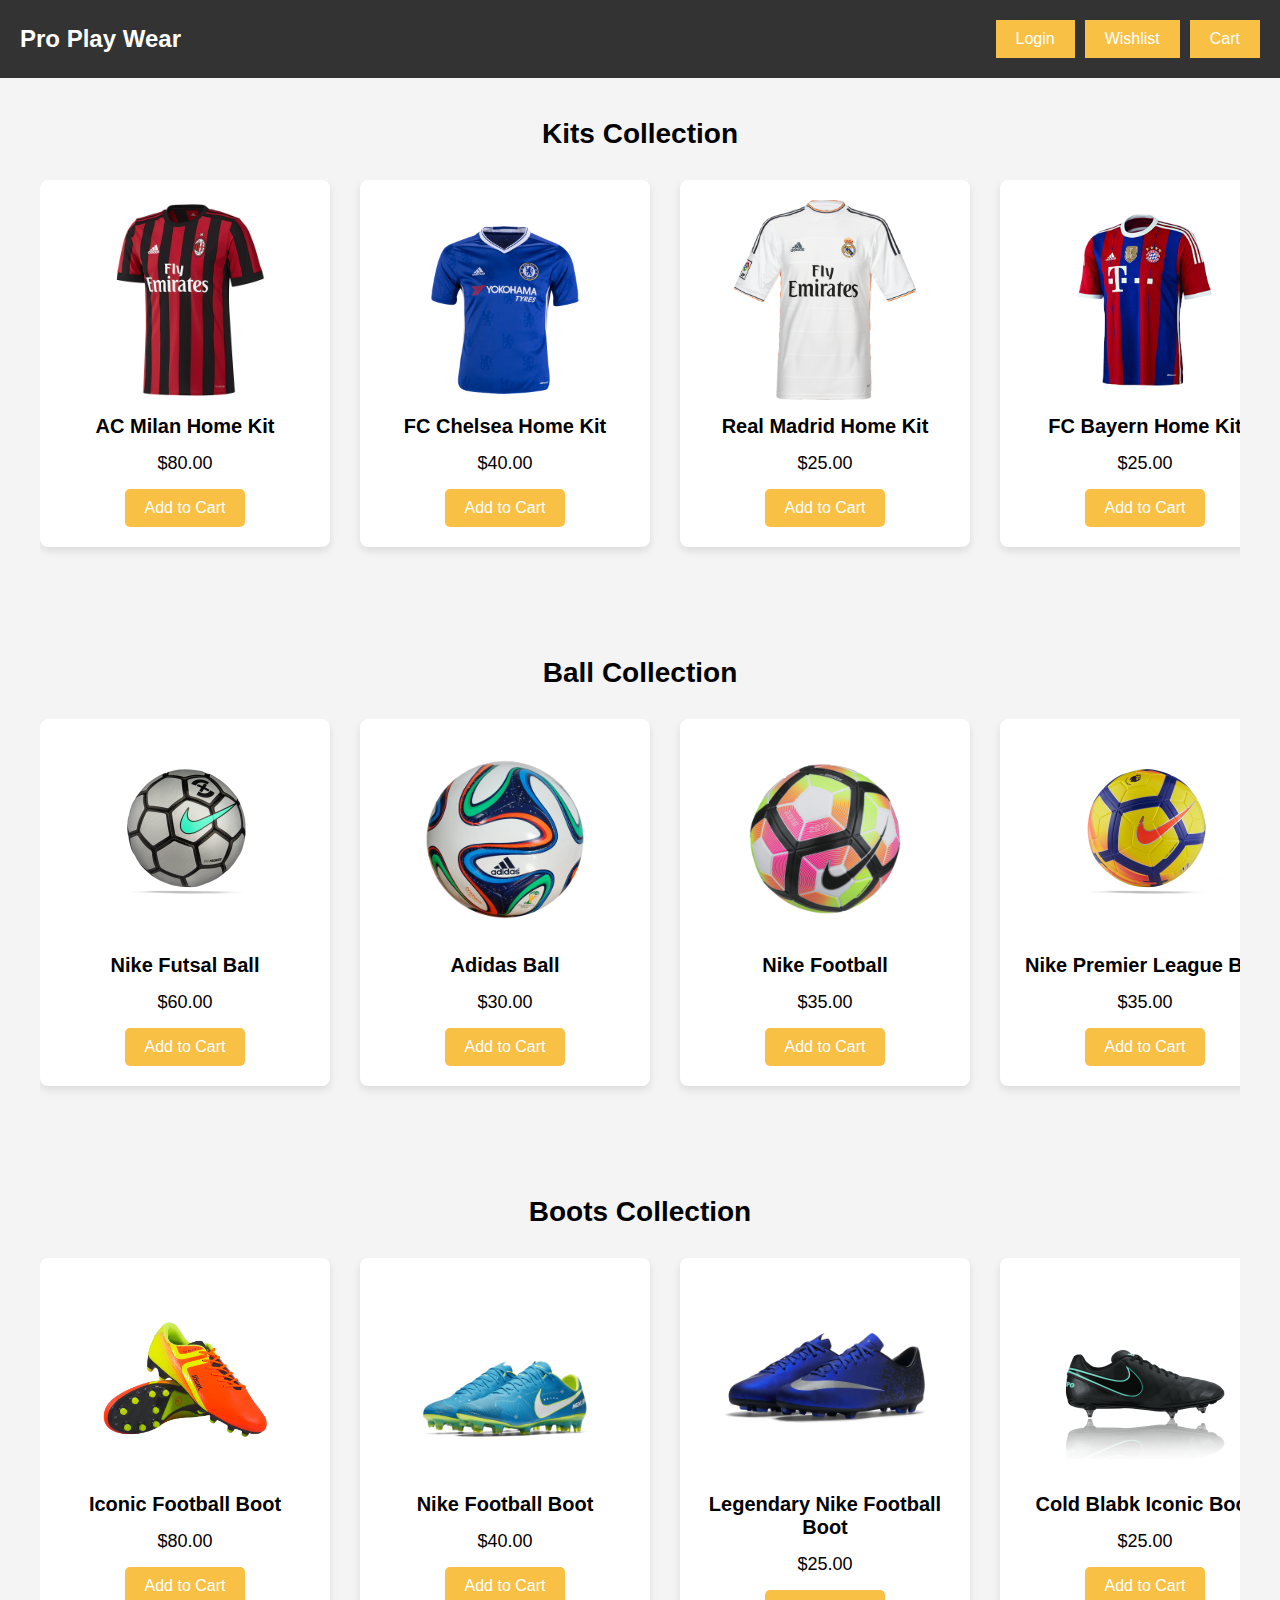
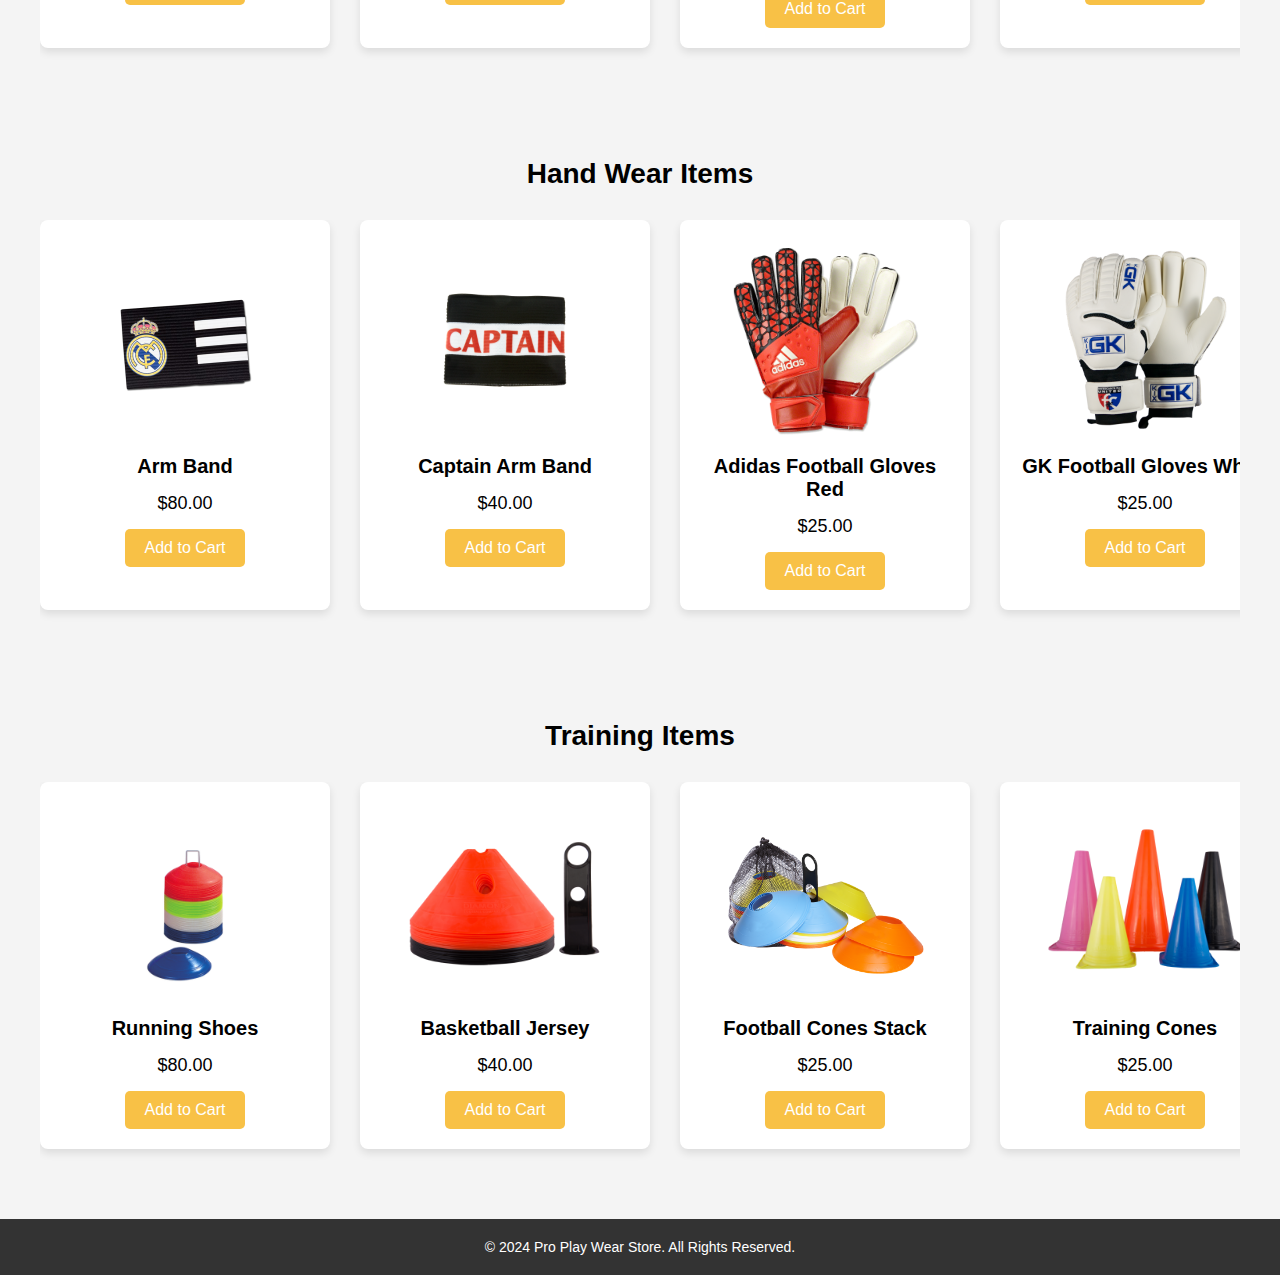
<file: index.html>
<!DOCTYPE html>
<html lang="en">
<head>
    <meta charset="UTF-8">
    <meta name="viewport" content="width=device-width, initial-scale=1.0">
    <title>Pro Play Wear</title>
    <link rel="stylesheet" href="./style.css"/>
</head>
<body>
   <!-- Header Section -->
<header>
  <div class="logo">
      <h1>Pro Play Wear</h1>
  </div>
  <div class="header-right">
      <!-- Login Button with a link -->
      <a href="login.html" class="login-btn">
          <button>Login</button>
      </a>
      
      <div class="cart-wishlist">
          <!-- Wishlist Button with a link -->
          <a href="wishlist.html" class="wishlist">
              <button>Wishlist</button>
          </a>
          
          <!-- Cart Button with a link -->
          <a href="cart.html" class="cart">
              <button>Cart</button>
          </a>
      </div>
  </div>
</header>

    <!-- Main Section -->
    <main>
        <section class="products">
            <h2>Kits Collection</h2>
            <div class="product-container">
                <div class="product-card">
                    <img src="./Images/AC Milan.png" alt="Product Image">
                    <h3>AC Milan Home Kit</h3>
                    <p>$80.00</p>
                    <button class="add-to-cart">Add to Cart</button>
                </div>
                <div class="product-card">
                    <img src="./Images/chelsea home kit.png" alt="Product Image">
                    <h3>FC Chelsea Home Kit</h3>
                    <p>$40.00</p>
                    <button class="add-to-cart">Add to Cart</button>
                </div>
                <div class="product-card">
                    <img src="./Images/Real Madrid Jersey.png" alt="Product Image">
                    <h3>Real Madrid Home Kit</h3>
                    <p>$25.00</p>
                    <button class="add-to-cart">Add to Cart</button>
                </div>
                <div class="product-card">
                    <img src="./Images/Bayern.png" alt="Product Image">
                    <h3>FC Bayern Home Kit</h3>
                    <p>$25.00</p>
                    <button class="add-to-cart">Add to Cart</button>
                </div>
                <div class="product-card">
                    <img src="./Images/pngwing.com.png" alt="Product Image">
                    <h3>FC Barcelona Home Kit</h3>
                    <p>$25.00</p>
                    <button class="add-to-cart">Add to Cart</button>
                </div>
                <div class="product-card">
                  <img src="./Images/chelsea home kit.png" alt="Product Image">
                  <h3>FC Chelsea Home Kit</h3>
                  <p>$40.00</p>
                  <button class="add-to-cart">Add to Cart</button>
              </div>
            </div>
        </section>

        <section class="products">
            <h2>Ball Collection</h2>
            <div class="product-container">
                <div class="product-card">
                    <img src="./Images/futsal nike ball.png" alt="Product Image">
                    <h3>Nike Futsal Ball</h3>
                    <p>$60.00</p>
                    <button class="add-to-cart">Add to Cart</button>
                </div>
                <div class="product-card">
                    <img src="./Images/Adidas Ball.png" alt="Product Image">
                    <h3>Adidas Ball</h3>
                    <p>$30.00</p>
                    <button class="add-to-cart">Add to Cart</button>
                </div>
                <div class="product-card">
                    <img src="./Images/Nike Football.png" alt="Product Image">
                    <h3>Nike Football</h3>
                    <p>$35.00</p>
                    <button class="add-to-cart">Add to Cart</button>
                </div>
                <div class="product-card">
                    <img src="./Images/Nike ball.png" alt="Product Image">
                    <h3>Nike Premier League Ball</h3>
                    <p>$35.00</p>
                    <button class="add-to-cart">Add to Cart</button>
                </div>
                <div class="product-card">
                    <img src="./Images/Nike Football.png" alt="Product Image">
                    <h3>Nike Football</h3>
                    <p>$50.00</p>
                    <button class="add-to-cart">Add to Cart</button>
                </div>
                <div class="product-card">
                  <img src="./Images/futsal nike ball.png" alt="Product Image">
                  <h3>Nike Futsal Ball</h3>
                  <p>$60.00</p>
                  <button class="add-to-cart">Add to Cart</button>
              </div>
            </div>
        </section>

        <section class="products">
            <h2>Boots Collection</h2>
            <div class="product-container">
                <div class="product-card">
                    <img src="./Images/Boots 1.png" alt="Product Image">
                    <h3>Iconic Football Boot</h3>
                    <p>$80.00</p>
                    <button class="add-to-cart">Add to Cart</button>
                </div>
                <div class="product-card">
                    <img src="./Images/Boots 2.png" alt="Product Image">
                    <h3>Nike Football Boot</h3>
                    <p>$40.00</p>
                    <button class="add-to-cart">Add to Cart</button>
                </div>
                <div class="product-card">
                    <img src="./Images/Boots 3.png" alt="Product Image">
                    <h3>Legendary Nike Football Boot</h3>
                    <p>$25.00</p>
                    <button class="add-to-cart">Add to Cart</button>
                </div>
                <div class="product-card">
                    <img src="./Images/Boots 4.png" alt="Product Image">
                    <h3>Cold Blabk Iconic Boot</h3>
                    <p>$25.00</p>
                    <button class="add-to-cart">Add to Cart</button>
                </div>
                <div class="product-card">
                    <img src="./Images/Boots 5.png" alt="Product Image">
                    <h3>CR7 Legendary Boot</h3>
                    <p>$25.00</p>
                    <button class="add-to-cart">Add to Cart</button>
                </div>
                <div class="product-card">
                  <img src="./Images/Boots 3.png" alt="Product Image">
                  <h3>Legendary Nike Football Boot</h3>
                  <p>$25.00</p>
                  <button class="add-to-cart">Add to Cart</button>
              </div>
            </div>
        </section>

        <section class="products">
            <h2>Hand Wear Items</h2>
            <div class="product-container">
                <div class="product-card">
                    <img src="./Images/Armband 1.png" alt="Product Image">
                    <h3>Arm Band</h3>
                    <p>$80.00</p>
                    <button class="add-to-cart">Add to Cart</button>
                </div>
                <div class="product-card">
                    <img src="./Images/armaban 2.png" alt="Product Image">
                    <h3>Captain Arm Band</h3>
                    <p>$40.00</p>
                    <button class="add-to-cart">Add to Cart</button>
                </div>
                <div class="product-card">
                    <img src="./Images/Gloves 1.png" alt="Product Image">
                    <h3>Adidas Football Gloves Red</h3>
                    <p>$25.00</p>
                    <button class="add-to-cart">Add to Cart</button>
                </div>
                <div class="product-card">
                    <img src="./Images/Gloves.png" alt="Product Image">
                    <h3>GK Football Gloves White</h3>
                    <p>$25.00</p>
                    <button class="add-to-cart">Add to Cart</button>
                </div>
                <div class="product-card">
                    <img src="./Images/Gloves 3.png" alt="Product Image">
                    <h3>Adidas Football Gloves Green</h3>
                    <p>$25.00</p>
                    <button class="add-to-cart">Add to Cart</button>
                </div>
                <div class="product-card">
                  <img src="./Images/armaban 2.png" alt="Product Image">
                  <h3>Captain Arm Band</h3>
                  <p>$40.00</p>
                  <button class="add-to-cart">Add to Cart</button>
              </div>
            </div>
        </section>

        <section class="products">
            <h2>Training Items</h2>
            <div class="product-container">
                <div class="product-card">
                    <img src="./Images/Cones 1.png" alt="Product Image">
                    <h3>Running Shoes</h3>
                    <p>$80.00</p>
                    <button class="add-to-cart">Add to Cart</button>
                </div>
                <div class="product-card">
                    <img src="./Images/cones 2.png" alt="Product Image">
                    <h3>Basketball Jersey</h3>
                    <p>$40.00</p>
                    <button class="add-to-cart">Add to Cart</button>
                </div>
                <div class="product-card">
                    <img src="./Images/cones 3.png" alt="Product Image">
                    <h3>Football Cones Stack</h3>
                    <p>$25.00</p>
                    <button class="add-to-cart">Add to Cart</button>
                </div>
                <div class="product-card">
                    <img src="./Images/cones 4.png" alt="Product Image">
                    <h3>Training Cones</h3>
                    <p>$25.00</p>
                    <button class="add-to-cart">Add to Cart</button>
                </div>
                <div class="product-card">
                    <img src="./Images/goal post.png" alt="Product Image">
                    <h3>Training Goal Post</h3>
                    <p>$25.00</p>
                    <button class="add-to-cart">Add to Cart</button>
                </div>
                <div class="product-card">
                  <img src="./Images/cones 3.png" alt="Product Image">
                  <h3>Football Cones Stack</h3>
                  <p>$25.00</p>
                  <button class="add-to-cart">Add to Cart</button>
              </div>
            </div>
        </section>
    </main>

    <!-- Footer Section -->
    <footer>
        <p>&copy; 2024 Pro Play Wear Store. All Rights Reserved.</p>
    </footer>

</body>
</html>
</file>
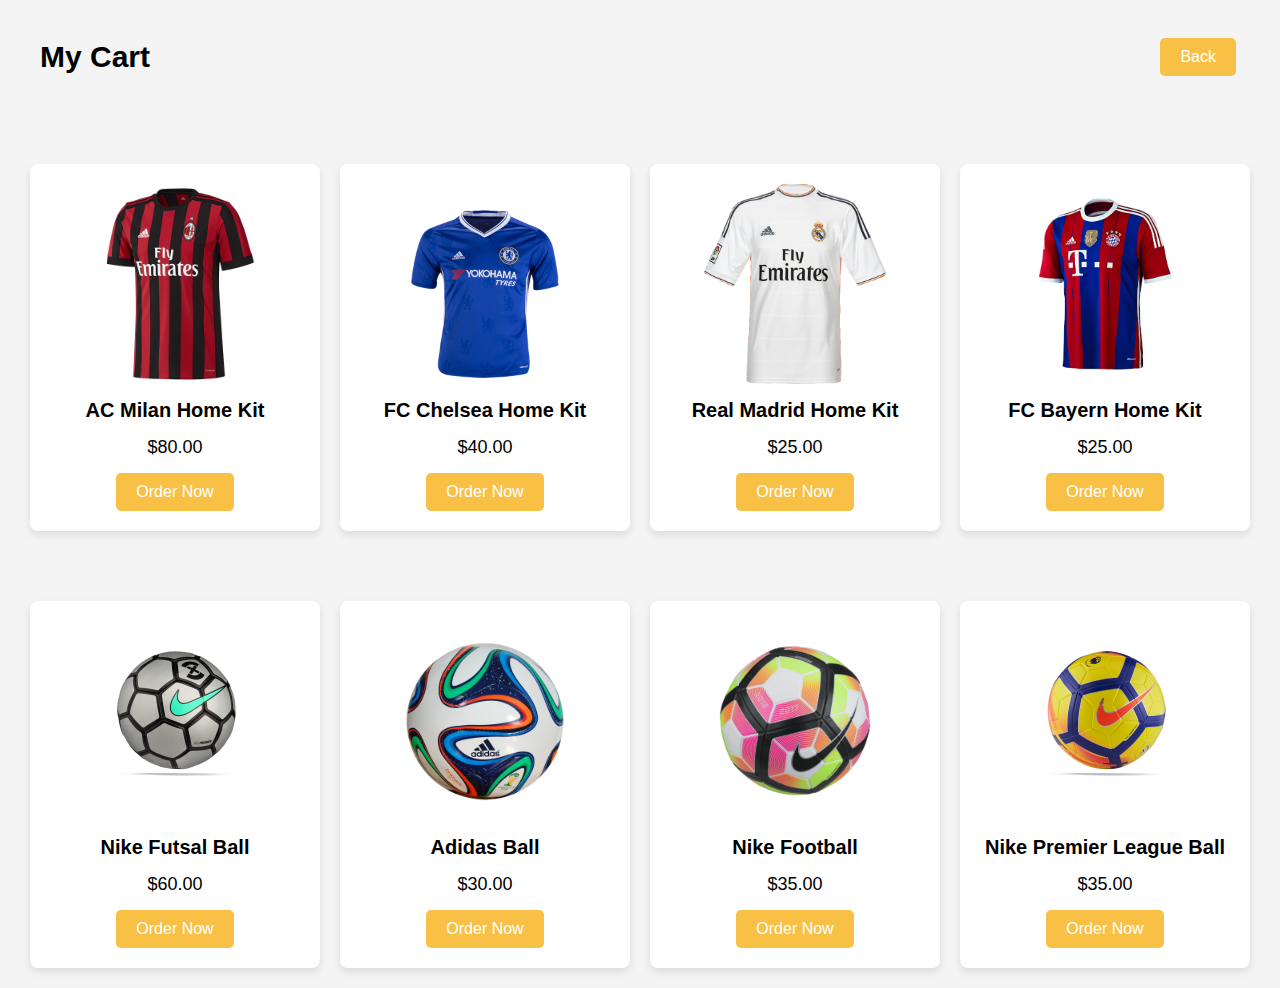
<file: cart.html>
<!DOCTYPE html>
<html lang="en">
<head>
    <meta charset="UTF-8">
    <meta name="viewport" content="width=device-width, initial-scale=1.0">
    <title>My Cart</title>
    <link rel="stylesheet" href="./style.css"/>
</head>
<body>
    <main>
         <!-- Header with cart title and back button -->
         <div class="header-cart">
            <h2 class="cart-title">My Cart</h2>
            <button class="back-button" onclick="history.back()">Back</button>
        </div>
        <!-- My Cart Title positioned at top left -->
        <section class="products-carts">
            <div class="product-container-cart">
                <div class="product-card">
                    <img src="./Images/AC Milan.png" alt="Product Image">
                    <h3>AC Milan Home Kit</h3>
                    <p>$80.00</p>
                    <button class="add-to-cart">Order Now</button>
                </div>
                <div class="product-card">
                    <img src="./Images/chelsea home kit.png" alt="Product Image">
                    <h3>FC Chelsea Home Kit</h3>
                    <p>$40.00</p>
                    <button class="add-to-cart">Order Now</button>
                </div>
                <div class="product-card">
                    <img src="./Images/Real Madrid Jersey.png" alt="Product Image">
                    <h3>Real Madrid Home Kit</h3>
                    <p>$25.00</p>
                    <button class="add-to-cart">Order Now</button>
                </div>
                <div class="product-card">
                    <img src="./Images/Bayern.png" alt="Product Image">
                    <h3>FC Bayern Home Kit</h3>
                    <p>$25.00</p>
                    <button class="add-to-cart">Order Now</button>
                </div>
              
            </div>
        </section>

        <section class="products-carts">
            <div class="product-container-cart">
                <div class="product-card">
                    <img src="./Images/futsal nike ball.png" alt="Product Image">
                    <h3>Nike Futsal Ball</h3>
                    <p>$60.00</p>
                    <button class="add-to-cart">Order Now</button>
                </div>
                <div class="product-card">
                    <img src="./Images/Adidas Ball.png" alt="Product Image">
                    <h3>Adidas Ball</h3>
                    <p>$30.00</p>
                    <button class="add-to-cart">Order Now</button>
                </div>
                <div class="product-card">
                    <img src="./Images/Nike Football.png" alt="Product Image">
                    <h3>Nike Football</h3>
                    <p>$35.00</p>
                    <button class="add-to-cart">Order Now</button>
                </div>
                <div class="product-card">
                    <img src="./Images/Nike ball.png" alt="Product Image">
                    <h3>Nike Premier League Ball</h3>
                    <p>$35.00</p>
                    <button class="add-to-cart">Order Now</button>
                </div>
            </div>
        </section>
    </main>
</body>
</html>
</file>
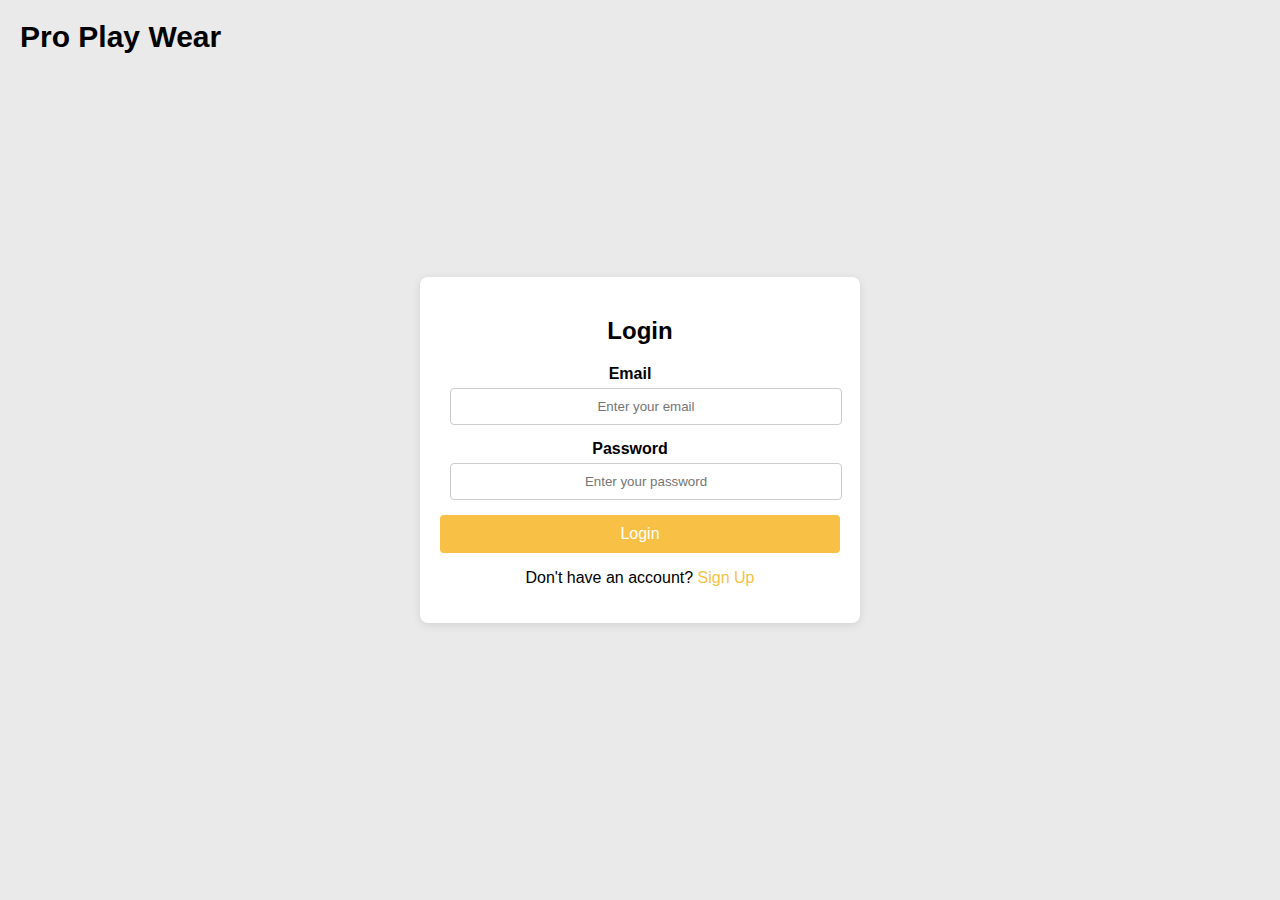
<file: login.html>
<!DOCTYPE html>
<html lang="en">
<head>
    <meta charset="UTF-8">
    <meta name="viewport" content="width=device-width, initial-scale=1.0">
    <title>Pro Play Wear - Login / Sign Up</title>
    <link rel="stylesheet" href="./login.css"/> <!-- Link to your external CSS -->
</head>
<body>

    <!-- Logo at the top left corner -->
    <div class="logo">
        <h1>Pro Play Wear</h1>
    </div>

    <!-- Main Auth Container -->
    <div class="auth-container">
        <div class="auth-box">
            <!-- Login Form -->
            <div id="login-form" class="auth-form">
                <h2>Login</h2>
                <form action="/login" method="POST">
                    <div class="input-group">
                        <label for="login-email">Email</label>
                        <input type="email" id="login-email" name="email" placeholder="Enter your email" required>
                    </div>
                    <div class="input-group">
                        <label for="login-password">Password</label>
                        <input type="password" id="login-password" name="password" placeholder="Enter your password" required>
                    </div>
                    <button type="submit" class="auth-btn">Login</button>
                </form>
                <p>Don't have an account? <a href="javascript:void(0)" onclick="toggleForms()">Sign Up</a></p>
            </div>

            <!-- Sign-Up Form -->
            <div id="signup-form" class="auth-form" style="display: none;">
                <h2>Sign Up</h2>
                <form action="/signup" method="POST">
                    <div class="input-group">
                        <label for="signup-name">Full Name</label>
                        <input type="text" id="signup-name" name="name" placeholder="Enter your full name" required>
                    </div>
                    <div class="input-group">
                        <label for="signup-email">Email</label>
                        <input type="email" id="signup-email" name="email" placeholder="Enter your email" required>
                    </div>
                    <div class="input-group">
                        <label for="signup-password">Password</label>
                        <input type="password" id="signup-password" name="password" placeholder="Create a password" required>
                    </div>
                    <div class="input-group">
                        <label for="signup-confirm-password">Confirm Password</label>
                        <input type="password" id="signup-confirm-password" name="confirm-password" placeholder="Confirm your password" required>
                    </div>
                    <button type="submit" class="auth-btn">Sign Up</button>
                </form>
                <p>Already have an account? <a href="javascript:void(0)" onclick="toggleForms()">Login</a></p>
            </div>
        </div>
    </div>

    <script>
        // Function to toggle between login and signup forms
        function toggleForms() {
            const loginForm = document.getElementById('login-form');
            const signupForm = document.getElementById('signup-form');
            if (loginForm.style.display === 'none') {
                loginForm.style.display = 'block';
                signupForm.style.display = 'none';
            } else {
                loginForm.style.display = 'none';
                signupForm.style.display = 'block';
            }
        }
    </script>

</body>
</html>
</file>
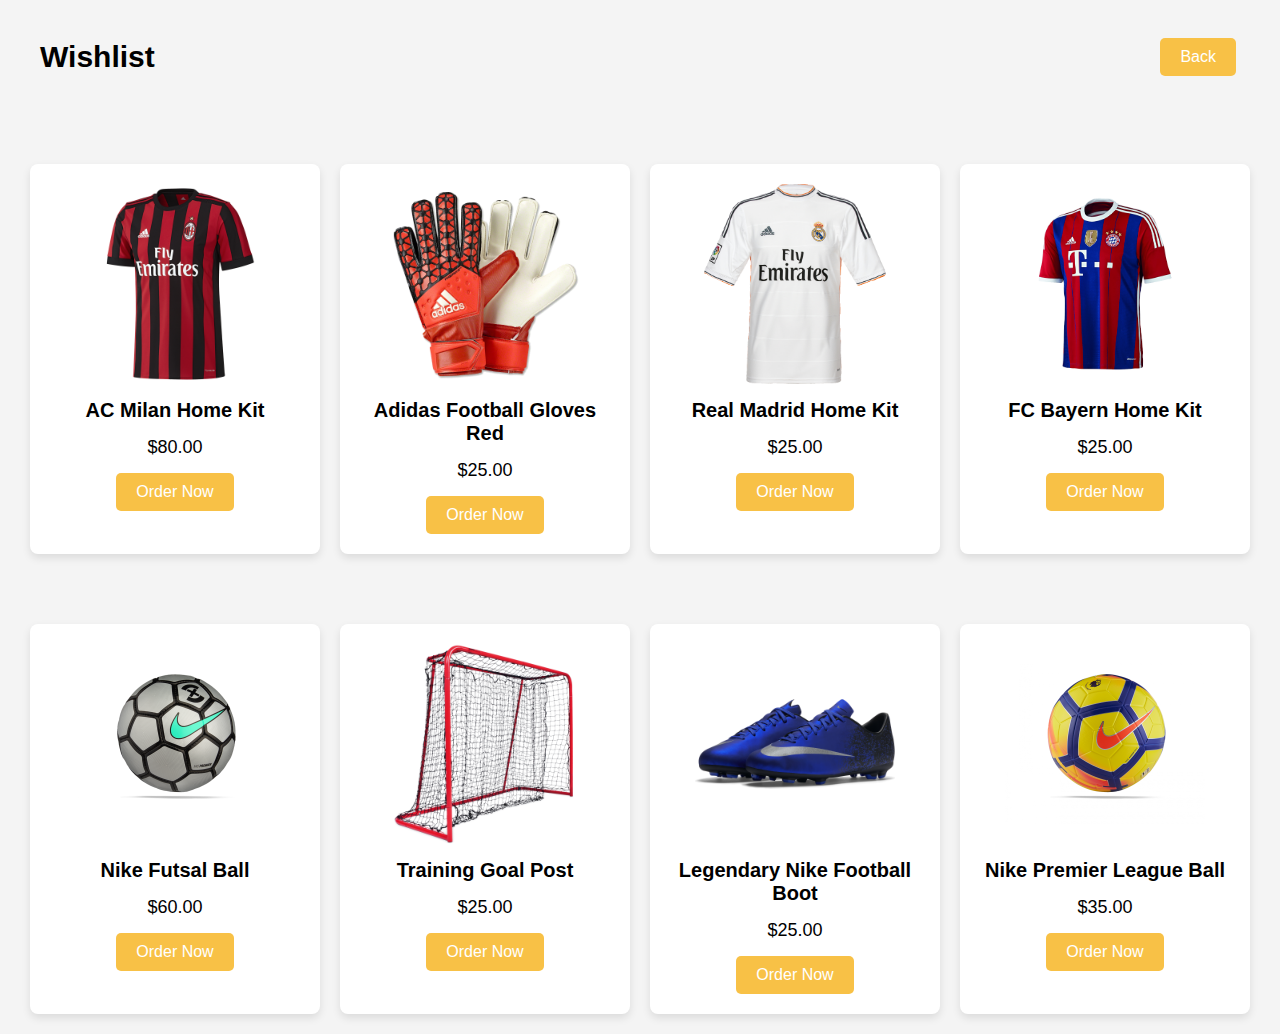
<file: wishlist.html>
<!DOCTYPE html>
<html lang="en">
<head>
    <meta charset="UTF-8">
    <meta name="viewport" content="width=device-width, initial-scale=1.0">
    <title>Wish List</title>
    <link rel="stylesheet" href="./style.css"/>
</head>
<body>
    <main>
         <!-- Header with cart title and back button -->
         <div class="header-cart">
            <h2 class="cart-title">Wishlist</h2>
            <button class="back-button" onclick="history.back()">Back</button>
        </div>
        <!-- My Cart Title positioned at top left -->
        <section class="products-carts">
            <div class="product-container-cart">
                <div class="product-card">
                    <img src="./Images/AC Milan.png" alt="Product Image">
                    <h3>AC Milan Home Kit</h3>
                    <p>$80.00</p>
                    <button class="add-to-cart">Order Now</button>
                </div>
                <div class="product-card">
                    <img src="./Images/Gloves 1.png" alt="Product Image">
                    <h3>Adidas Football Gloves Red</h3>
                    <p>$25.00</p>
                    <button class="add-to-cart">Order Now</button>
                </div>
                <div class="product-card">
                    <img src="./Images/Real Madrid Jersey.png" alt="Product Image">
                    <h3>Real Madrid Home Kit</h3>
                    <p>$25.00</p>
                    <button class="add-to-cart">Order Now</button>
                </div>
                <div class="product-card">
                    <img src="./Images/Bayern.png" alt="Product Image">
                    <h3>FC Bayern Home Kit</h3>
                    <p>$25.00</p>
                    <button class="add-to-cart">Order Now</button>
                </div>
              
            </div>
        </section>

        <section class="products-carts">
            <div class="product-container-cart">
                <div class="product-card">
                    <img src="./Images/futsal nike ball.png" alt="Product Image">
                    <h3>Nike Futsal Ball</h3>
                    <p>$60.00</p>
                    <button class="add-to-cart">Order Now</button>
                </div>
                <div class="product-card">
                    <img src="./Images/goal post.png" alt="Product Image">
                    <h3>Training Goal Post</h3>
                    <p>$25.00</p>
                    <button class="add-to-cart">Order Now</button>
                </div>
                <div class="product-card">
                    <img src="./Images/Boots 3.png" alt="Product Image">
                    <h3>Legendary Nike Football Boot</h3>
                    <p>$25.00</p>
                    <button class="add-to-cart">Order Now</button>
                </div>
                <div class="product-card">
                    <img src="./Images/Nike ball.png" alt="Product Image">
                    <h3>Nike Premier League Ball</h3>
                    <p>$35.00</p>
                    <button class="add-to-cart">Order Now</button>
                </div>
            </div>
        </section>
    </main>
</body>
</html>
</file>
<file: style.css>
body {
    font-family: Arial, sans-serif;
    margin: 0;
    padding: 0;
    background-color: #f4f4f4;
  }
  
  h1, h2, h3, p {
    margin: 0;
    padding: 0;
  }
  
  header {
    background-color: #333;
    color: white;
    padding: 20px;
    display: flex;
    justify-content: space-between;
    align-items: center;
  }
  
  header .logo h1 {
    font-size: 24px;
    font-weight: bold;
  }
  
  header .header-right {
    display: flex;
    align-items: center;
  }
  
  header .header-right button {
    margin-left: 20px;
    padding: 10px 20px;
    border: none;
    background-color: #f8c146;
    color: white;
    cursor: pointer;
    font-size: 16px;
  }
  
  header .header-right button:hover {
    background-color: #e1a13a;
  }
  
  header .cart-wishlist {
    display: flex;
    align-items: center;
  }
  
  header .cart-wishlist button {
    padding: 10px 20px;
    margin-left: 10px;
    font-size: 16px;
    cursor: pointer;
    background-color: #f8c146;
    color: white;
    border: none;
  }
  
  header .cart-wishlist button:hover {
    background-color: #e1a13a;
  }
  
  /* Main Section */
  .products {
    padding: 40px;
    text-align: center;
  }
  
  .products h2 {
    font-size: 28px;
    margin-bottom: 30px;
  }
  
  /* Product Container */
  .product-container {
    display: flex;
    gap: 30px;
    overflow-x: auto; /* Enable horizontal scrolling */
    scroll-behavior: smooth; /* Smooth scrolling effect */
    padding-bottom: 10px; /* Optional: Adds space below the container */
    margin-top: 20px;
  }
  
  .product-container::-webkit-scrollbar {
    height: 8px; /* Adjust the scrollbar height */
  }
  
  
  
  .product-card {
    background-color: white;
    flex: 0 0 250px; /* Ensure each card takes up at least 250px */
    display: flex;
    flex-direction: column;
    align-items: center;
    padding: 20px;
    border-radius: 8px;
    box-shadow: 0 4px 8px rgba(0, 0, 0, 0.1);
    text-align: center;
    margin-bottom: 20px; /* Add margin below for spacing */
  }
  
  .product-card img {
    width: 100%;
    height: 200px;
    object-fit: contain;
    border-radius: 8px;
  }
  
  .product-card h3 {
    margin: 15px 0;
    font-size: 20px;
  }
  
  .product-card p {
    font-size: 18px;
    margin-bottom: 15px;
  }
  
  .product-card .add-to-cart {
    background-color: #f8c146;
    color: white;
    border: none;
    padding: 10px 20px;
    cursor: pointer;
    font-size: 16px;
    border-radius: 5px;
  }
  
  .product-card .add-to-cart:hover {
    background-color: #e1a13a;
  }
  
  /* Footer Section */
  footer {
    text-align: center;
    padding: 20px;
    background-color: #333;
    color: white;
  }
  
  footer p {
    font-size: 14px;
  }
  
  /* Media Queries for Responsiveness */
  @media (max-width: 1200px) {
    .product-card {
      flex: 0 0 300px; /* Increase card width for medium screens */
    }
  }
  
  @media (max-width: 900px) {
    .product-card {
      flex: 0 0 280px; /* Slightly reduce card width for smaller screens */
    }
  }
  
  @media (max-width: 600px) {
    .product-card {
      flex: 0 0 220px; /* Further reduce card width */
    }
  }
  
  @media (max-width: 400px) {
    .product-card {
      flex: 0 0 180px; /* Ensure each card takes up even less space */
    }
  }
  
  .products-cart {
    display: flex;
    flex-wrap: wrap;
    justify-content: center;
    gap: 20px;
    align-items: center;
    
  }

  .product-container-cart{
    display: flex;
    flex-wrap: wrap;
    justify-content: center;
    gap: 20px;
    margin-top: 50px;
  }

  .cart-title {
    font-size: 30px;
    padding: 20px;
  }

  .back-button {
    background-color: #f8c146;
    color: white;
    padding: 10px 20px;
    border: none;
    border-radius: 5px;
    cursor: pointer;
    font-size: 1rem;
    text-align: center;
}

.back-button:hover {
    background-color: #e1a13a;
}

.header-cart{
    display: flex;
    justify-content: space-between;
    align-items: center;
    padding: 20px;
    width: 95%;
}
</file>
<file: login.css>
/* Body styles */
body {
    font-family: Arial, sans-serif;
    background-color: #f4f4f4;
    margin: 0;
    padding: 0;
}

/* Logo styles (positioned at top left) */
.logo {
    position: absolute;
    top: 20px;
    left: 20px;
}

.logo h1 {
    font-size: 30px;
    margin: 0;
}

/* Main auth container */
.auth-container {
    display: flex;
    justify-content: center;
    align-items: center;
    height: 100vh;
    background-color: #eaeaea;
}

/* Auth box styles */
.auth-box {
    background: white;
    padding: 20px;
    border-radius: 8px;
    box-shadow: 0 2px 10px rgba(0, 0, 0, 0.1);
    width: 400px;
}

/* Form section styling */
.auth-form {
    display: block;
}

h2 {
    text-align: center;
    margin-bottom: 20px;
}

/* Center the input groups */
.input-group {
    margin-bottom: 15px;
    text-align: center; /* Center align label and input */
    margin-right: 20px;
    margin-left: 10px;
}

.input-group label {
    display: block;
    margin-bottom: 5px;
    font-weight: bold;
    margin-right: 10px;
}

.input-group input {
    width: 100%;
    padding: 10px;
    border: 1px solid #ccc;
    border-radius: 4px;
    text-align: center; /* Center the text in inputs */
}

/* Button styles */
.auth-btn {
    width: 100%;
    padding: 10px;
    background-color: #f8c146;
    color: white;
    border: none;
    border-radius: 4px;
    cursor: pointer;
    font-size: 16px;
}

.auth-btn:hover {
    background-color: #e1a13a;
}

/* Paragraph and link styling */
p {
    text-align: center;
}

a {
    color: #f8c146;
    text-decoration: none;
}

a:hover {
    text-decoration: underline;
}
</file>
